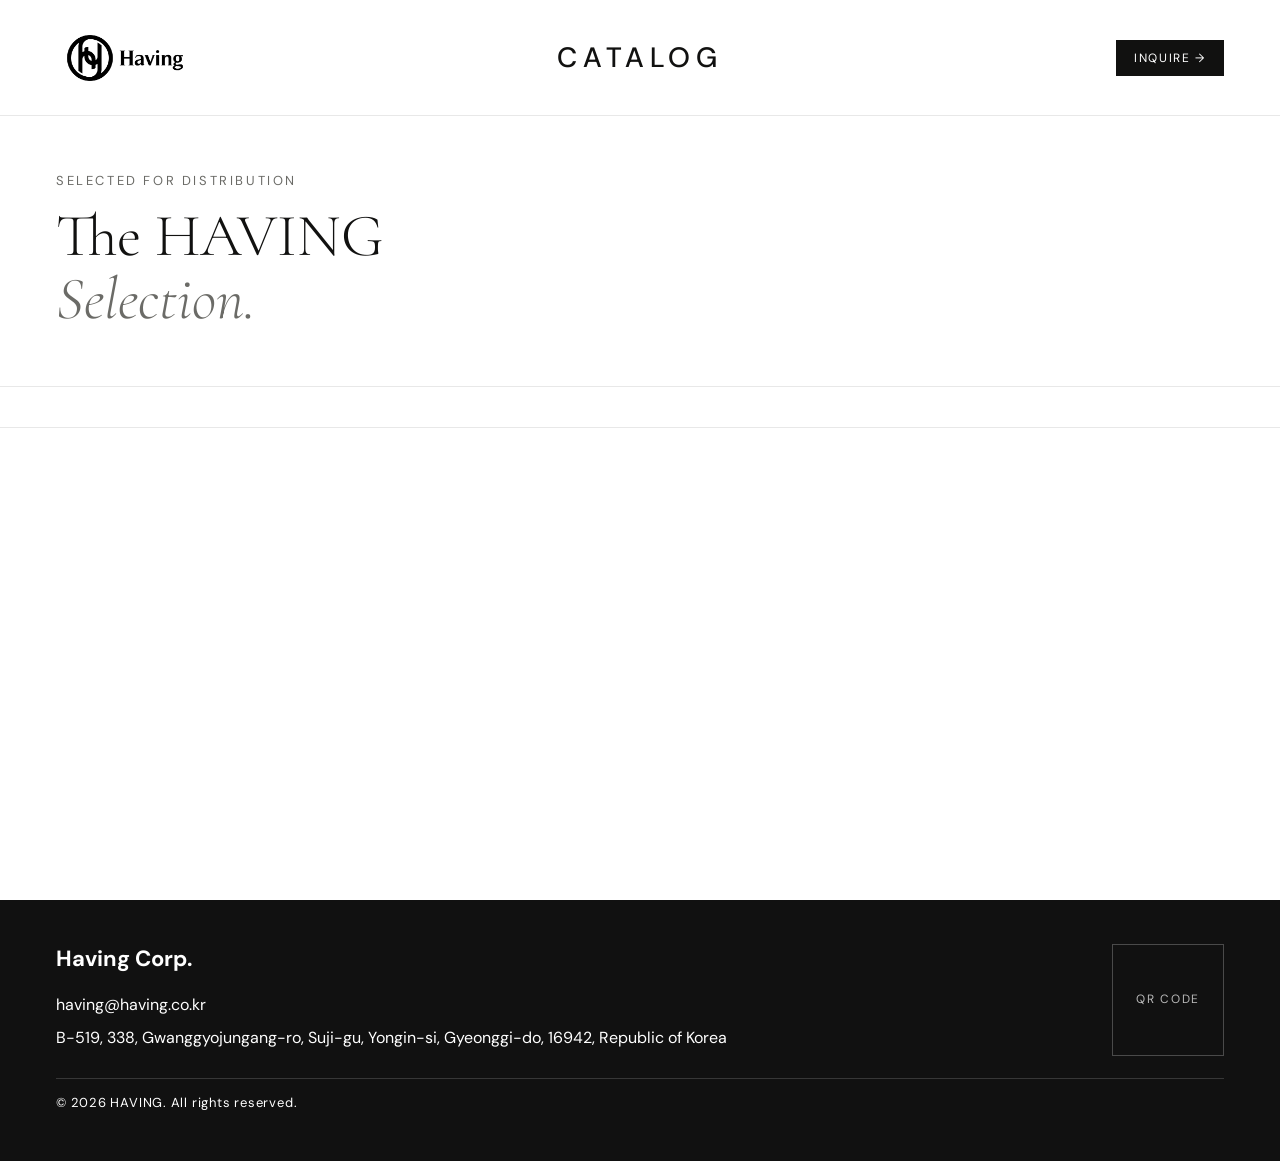
<file: index.html>
<!DOCTYPE html>
<html lang="en">
<head>
  <meta charset="UTF-8">
  <meta name="viewport" content="width=device-width, initial-scale=1.0">
  <title>HAVING Catalog</title>
  <script>
    window.CATALOG_DATA_URL = "https://script.google.com/macros/s/AKfycbz2-YdM3wcEiaoz7iZFovhvHk7dfmDuzS-mNonncCRjpSRBDM70lNsT3wJTrGUVOt5sDw/exec";
    window.CATALOG_INQUIRY_URL = "https://script.google.com/macros/s/AKfycbz2-YdM3wcEiaoz7iZFovhvHk7dfmDuzS-mNonncCRjpSRBDM70lNsT3wJTrGUVOt5sDw/exec";
  </script>
  <link rel="stylesheet" href="styles.css">
</head>
<body>
<div id="loadingLayer" class="loading-layer">
  <div class="loading-inner">
    <div class="loading-logo">HAVING</div>
    <div class="loading-phrase-wrap">
      <div class="loading-phrase" id="loadingText">Connecting to catalog data...</div>
    </div>
    <div class="loading-bar-wrap">
      <div class="loading-bar"><div id="loadingBarFill" class="loading-bar-fill"></div></div>
    </div>
  </div>
</div>

<div id="prog"></div>

<nav class="gnb">
  <div class="gnb-logo" id="gnbLogo"><img src="[data-uri]" alt="HAVING logo"></div>
  <div class="gnb-bc" id="bc"><span class="crumb gnb-catalog cur">Catalog</span></div>
  <div class="gnb-right">
    <button class="gnb-cta" id="gnbInquireBtn">Inquire →</button>
  </div>
</nav>

<div class="brand-sticky" id="brandSticky">
  <div class="brand-sticky-inner">
    <div class="bs-left">
      <div class="bs-name" id="bsName"></div>
      <div class="bs-tag" id="bsTag"></div>
    </div>
    <div class="bs-right">
      <div class="bs-chip" id="bsSkuChip">0 SKUs</div>
      <button class="bs-btn" id="bsInfoBtn" type="button">Brand Info</button>
      <button class="bs-btn fill" id="bsInquireBtn" type="button">Inquire →</button>
    </div>
  </div>
</div>

<!-- PAGE 1 -->
<div class="page on" id="p1">
  <div class="p1-header">
    <div class="p1-eyebrow" id="heroEyebrow">Selected for Distribution</div>
    <div class="p1-title" id="heroTitle">The HAVING<br><em>Selection.</em></div>
  </div>
  <div class="p1-filters" id="p1filters"></div>
  <div class="brand-grid" id="brandGrid"></div>
</div>

<!-- PAGE 2 -->
<div class="page" id="p2">
  <div id="p2c"></div>
</div>

<!-- PAGE 3 -->
<div class="page" id="p3">
  <div class="inquiry-wrap">
    <div class="inquiry-head reveal in">
      <div class="inquiry-eyebrow">Inquiry</div>
      <div class="inquiry-title">Request Brand or Product<br><em>Details.</em></div>
      <div class="inquiry-copy">Share your company details and areas of interest. Brand and product context will be prefilled automatically when you enter from a brand page or product modal.</div>
    </div>
    <div class="inquiry-grid">
      <form class="inquiry-form" id="inquiryForm">
        <div class="form-grid">
          <div class="form-field">
            <label class="form-label" for="inqCompany">Company Name</label>
            <input class="form-input" id="inqCompany" name="company" type="text" required>
          </div>
          <div class="form-field">
            <label class="form-label" for="inqEmail">Email Address</label>
            <input class="form-input" id="inqEmail" name="email" type="email" required>
          </div>
          <div class="form-field">
            <label class="form-label" for="inqPhone">Contact Number</label>
            <input class="form-input" id="inqPhone" name="phone" type="text">
          </div>
          <div class="form-field">
            <label class="form-label" for="inqRegion">Region / Country</label>
            <input class="form-input" id="inqRegion" name="region" type="text" required>
          </div>
          <div class="form-field full">
            <label class="form-label" for="inqBrand">Interested Brand(s)</label>
            <select class="form-select" id="inqBrand" name="brand" multiple size="6" required></select>
          </div>
          <div class="form-field full">
            <label class="form-label" for="inqProducts">Interested Product(s)</label>
            <select class="form-select" id="inqProducts" name="products" multiple size="8"></select>
          </div>
          <div class="form-field full">
            <label class="form-label" for="inqMessage">Inquiry Message</label>
            <textarea class="form-textarea" id="inqMessage" name="message" placeholder="Tell us about your market, channel, and what you are looking for." required></textarea>
          </div>
        </div>
        <div class="form-actions">
          <div class="form-note">Selected brands and products will be included automatically when you send the inquiry. You can choose multiple items by selecting more than one option.</div>
          <div id="inquiryStatus" style="display:none;padding:10px 14px;font-size:12px;letter-spacing:0.04em;margin-bottom:8px;" data-type=""></div>
          <button class="form-submit" type="submit">Send Inquiry</button>
        </div>
      </form>
      <div class="inquiry-side">
        <div class="inquiry-card">
          <div class="inquiry-card-k">Having Corp.</div>
          <div class="inquiry-card-v">Having Corp.<br>having@having.co.kr<br>B-519, 338, Gwanggyojungang-ro,<br>Suji-gu, Yongin-si, Gyeonggi-do, 16942,<br>Republic of Korea</div>
        </div>
        <div class="inquiry-card">
          <div class="inquiry-card-k">Selected Items</div>
          <div class="inquiry-card-v" id="inquirySummary">No brand or product selected yet.</div>
        </div>
      </div>
    </div>
  </div>
</div>

<div class="info-modal-bg" id="infoModalBg">
  <div class="info-modal">
    <div class="info-top">
      <div class="info-top-lbl">Brand Info</div>
      <button class="info-close" id="infoCloseBtn">Close ✕</button>
    </div>
    <div class="info-body" id="infoBody"></div>
  </div>
</div>

<!-- MODAL -->
<div class="modal-bg" id="modalBg">
  <div class="modal-box" id="modalBox">
    <div class="mb-top">
      <div class="mb-brand"><div class="mb-dot" id="mDot"></div><div class="mb-brand-lbl" id="mLbl"></div></div>
      <button class="mb-close" id="modalCloseBtn">Close ✕</button>
    </div>
    <div class="mb-body" id="mBody"></div>
  </div>
</div>

<footer class="footer">
  <div class="footer-inner">
    <div class="footer-top">
      <div class="footer-contact" style="gap:6px;min-width:unset">
        <div class="footer-company">Having Corp.</div>
        <div class="footer-v"><a href="mailto:having@having.co.kr">having@having.co.kr</a></div>
        <div class="footer-v">B-519, 338, Gwanggyojungang-ro, Suji-gu, Yongin-si, Gyeonggi-do, 16942, Republic of Korea</div>
      </div>
      <div class="footer-qr">QR CODE</div>
    </div>
    <div class="footer-bottom">© 2026 HAVING. All rights reserved.</div>
  </div>
</footer>



<script src="app.js"></script>
</body>
</html>
</file>
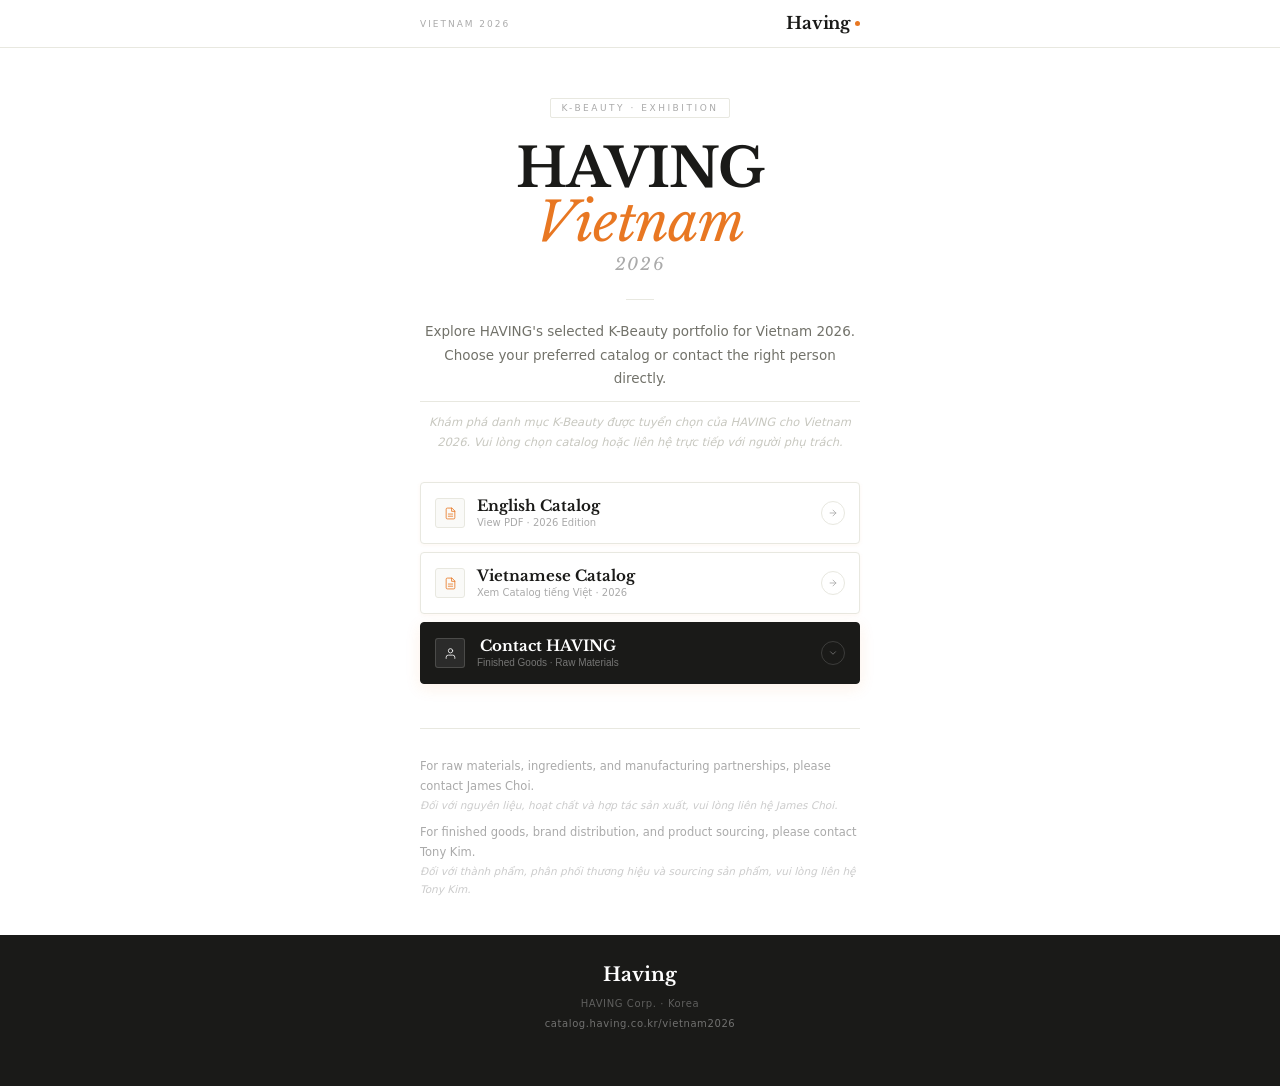
<file: vietnam2026/index.html>
<!DOCTYPE html>
<html lang="en">
<head>
<meta charset="UTF-8">
<meta name="viewport" content="width=device-width, initial-scale=1.0, maximum-scale=1.0">
<title>HAVING Vietnam 2026</title>
<link rel="preconnect" href="https://fonts.googleapis.com">
<link rel="preconnect" href="https://fonts.gstatic.com" crossorigin>
<link href="https://fonts.googleapis.com/css2?family=Libre+Baskerville:ital,wght@0,400;0,700;1,400&display=swap" rel="stylesheet">
<link rel="stylesheet" href="styles.css">
<style>
:root {
  --g:      20px;
  --max:    480px;
  --orange: #E87722;
  --green:  #5DB075;
  --ink:    #1A1A18;
  --muted:  #72726A;
  --light:  #AAAAAA;
  --line:   #E8E8E0;
  --bg:     #FFFFFF;
  --soft:   #FAFAF8;
  --r:      4px;
  --fd:     'Libre Baskerville', Georgia, serif;
  --fb:     'Calibri', 'Gill Sans', system-ui, sans-serif;
}

*, *::before, *::after { margin: 0; padding: 0; box-sizing: border-box; }
html { scroll-behavior: smooth; }
body { font-family: var(--fb); background: var(--bg); color: var(--muted);
       -webkit-font-smoothing: antialiased; -webkit-text-size-adjust: 100%; }

/* 단일 wrapper — 모든 콘텐츠가 여기 안에 */
.w {
  width: 100%;
  max-width: var(--max);
  margin: 0 auto;
  padding-left: var(--g);
  padding-right: var(--g);
}

/* ── HEADER ── */
header {
  position: sticky; top: 0; z-index: 100;
  background: var(--bg);
  border-bottom: 1px solid var(--line);
}
.header-inner {
  max-width: var(--max);
  margin: 0 auto;
  padding: 13px var(--g);
  display: flex; align-items: center; justify-content: space-between;
}
.hl { font-size: 9px; letter-spacing: 0.22em; text-transform: uppercase; color: var(--light); }
.logo {
  font-family: var(--fd); font-size: 17px; font-weight: 700;
  color: var(--ink); text-decoration: none;
  display: flex; align-items: center; gap: 5px;
}
.logo span { width: 5px; height: 5px; border-radius: 50%; background: var(--orange); }

/* ── HERO ── */
.hero { padding: 48px 0 30px; text-align: center; }
.badge {
  display: inline-block; font-size: 9px; letter-spacing: 0.28em;
  text-transform: uppercase; color: var(--light);
  border: 1px solid var(--line); border-radius: 2px;
  padding: 4px 10px; margin-bottom: 24px;
}
h1 {
  font-family: var(--fd); font-size: clamp(40px, 10vw, 54px);
  font-weight: 700; color: var(--ink);
  line-height: 1.0; letter-spacing: -0.02em; margin-bottom: 4px;
}
h1 em { color: var(--orange); font-style: italic; font-weight: 400; }
.yr {
  font-family: var(--fd); font-size: 17px; font-style: italic;
  color: var(--light); margin-bottom: 24px; letter-spacing: 0.1em;
}
.rule { width: 28px; height: 1px; background: var(--line); margin: 0 auto 20px; }
.desc { font-size: 13.5px; line-height: 1.75; color: var(--muted); }
.desc .vn {
  display: block; margin-top: 10px; font-size: 11.5px; color: #C8C8C0;
  border-top: 1px solid var(--line); padding-top: 10px; font-style: italic;
}

/* ── BUTTONS ── */
.btns { display: flex; flex-direction: column; gap: 8px; padding-bottom: 8px; }

.btn-pdf {
  display: flex; align-items: center; justify-content: space-between;
  padding: 15px 14px;
  border: 1px solid var(--line); border-radius: var(--r);
  background: var(--bg); text-decoration: none;
  transition: border-color 0.15s;
  -webkit-tap-highlight-color: transparent;
}
.btn-pdf:active { border-color: var(--orange); }
.btn-pdf-l { display: flex; align-items: center; gap: 12px; }
.ico {
  width: 30px; height: 30px; flex-shrink: 0;
  border: 1px solid var(--line); border-radius: 3px;
  background: var(--soft);
  display: flex; align-items: center; justify-content: center;
}
.ico svg { width: 13px; height: 13px; stroke: var(--orange); fill: none; stroke-width: 1.5; stroke-linecap: round; stroke-linejoin: round; }
.btn-lbl { font-family: var(--fd); font-size: 15px; font-weight: 700; color: var(--ink); display: block; line-height: 1.1; }
.btn-sub { font-size: 10px; color: var(--light); display: block; margin-top: 2px; }
.arr {
  width: 24px; height: 24px; flex-shrink: 0;
  border: 1px solid var(--line); border-radius: 50%;
  display: flex; align-items: center; justify-content: center;
}
.arr svg { width: 10px; height: 10px; stroke: var(--light); fill: none; stroke-width: 2; stroke-linecap: round; stroke-linejoin: round; }

.btn-cta {
  display: flex; align-items: center; justify-content: space-between;
  padding: 15px 14px;
  border: 1px solid var(--ink); border-radius: var(--r);
  background: var(--ink); cursor: pointer; width: 100%;
  transition: opacity 0.15s;
  -webkit-tap-highlight-color: transparent;
}
.btn-cta:active { opacity: 0.85; }
.btn-cta .ico { border-color: rgba(255,255,255,0.15); background: rgba(255,255,255,0.08); }
.btn-cta .ico svg { stroke: #fff; }
.btn-cta .btn-lbl { color: #fff; }
.btn-cta .btn-sub { color: rgba(255,255,255,0.4); }
.btn-cta .arr { border-color: rgba(255,255,255,0.15); }
.btn-cta .arr svg { stroke: rgba(255,255,255,0.4); transition: transform 0.3s; }
.btn-cta.open .arr svg { transform: rotate(180deg); }

/* ── CONTACT SECTION ── */
#cs {
  overflow: hidden; max-height: 0;
  transition: max-height 0.4s ease;
}
#cs.open { max-height: 1000px; }

.contacts { display: flex; flex-direction: column; gap: 8px; padding-top: 8px; }

.cc {
  border: 1px solid var(--line); border-radius: var(--r);
  background: var(--bg); overflow: hidden;
}
.cc.open { border-color: #d0d0c5; }

/* card toggle row */
.ct {
  width: 100%; display: flex; align-items: center; justify-content: space-between;
  padding: 15px 14px;
  background: none; border: none; cursor: pointer; text-align: left;
  -webkit-tap-highlight-color: transparent;
}
.ct-l { display: flex; align-items: center; gap: 12px; }
.av {
  width: 34px; height: 34px; flex-shrink: 0;
  border: 1px solid var(--line); border-radius: 3px;
  background: var(--soft);
  display: flex; align-items: center; justify-content: center;
  font-family: var(--fd); font-size: 10px; font-weight: 700; color: var(--ink);
}

/* name + role + scope inline */
.ct-info {}
.ct-name { font-family: var(--fd); font-size: 15px; font-weight: 700; color: var(--ink); line-height: 1.1; }
.ct-role { font-size: 10px; color: var(--light); margin-top: 1px; }
.ct-scope { font-size: 10px; color: var(--muted); margin-top: 3px; letter-spacing: 0.01em; }

.chev { flex-shrink: 0; transition: transform 0.3s; }
.chev svg { width: 13px; height: 13px; stroke: #bbb; fill: none; stroke-width: 2; stroke-linecap: round; stroke-linejoin: round; }
.cc.open .chev { transform: rotate(180deg); }

/* collapsible body */
.cb { overflow: hidden; max-height: 0; transition: max-height 0.32s ease; }
.cb.open { max-height: 400px; }

.ca { padding: 8px 14px 14px; display: flex; flex-direction: column; gap: 6px;
      border-top: 1px solid var(--line); }

.ab {
  display: flex; align-items: center; gap: 9px;
  padding: 11px 13px; border-radius: 3px;
  text-decoration: none; font-size: 12.5px; font-family: var(--fb); font-weight: 500;
  border: 1px solid var(--line); background: var(--bg); color: var(--ink);
  cursor: pointer; width: 100%; text-align: left;
  transition: border-color 0.12s;
  -webkit-tap-highlight-color: transparent;
}
.ab:active { border-color: #bbb; }
.ab svg { width: 13px; height: 13px; flex-shrink: 0; fill: none; stroke-width: 1.5; stroke-linecap: round; stroke-linejoin: round; stroke: var(--light); }
.ab.wa { border-color: #c5e0bf; background: #f4fbf5; color: #1a5c2e; }
.ab.wa svg { stroke: var(--green); }
.ab.vc { background: var(--ink); border-color: var(--ink); color: #fff; }
.ab.vc svg { stroke: rgba(255,255,255,0.55); }

/* ── FOOTER NOTE ── */
.fn { padding: 28px 0 0; border-top: 1px solid var(--line); margin-top: 36px; }
.fn p { font-size: 11.5px; color: var(--light); line-height: 1.7; }
.fn p + p { margin-top: 8px; }
.fn .vn { display: block; font-size: 10.5px; color: #ccc; font-style: italic; margin-top: 1px; }

/* ── FOOTER ── */
footer {
  margin-top: 36px;
  background: var(--ink);
  padding: 28px var(--g) 52px;
  text-align: center;
}
.fl { font-family: var(--fd); font-size: 19px; font-weight: 700; color: #fff; margin-bottom: 8px; }
.fm { font-size: 10px; color: rgba(255,255,255,0.3); letter-spacing: 0.06em; line-height: 2; }
.fm a { color: rgba(255,255,255,0.38); text-decoration: none; }
</style>
</head>
<body>

<header>
  <div class="header-inner">
    <span class="hl">Vietnam 2026</span>
    <a class="logo" href="#">Having<span></span></a>
  </div>
</header>

<div class="w">

  <section class="hero">
    <div class="badge">K-Beauty · Exhibition</div>
    <h1>HAVING<br><em>Vietnam</em></h1>
    <p class="yr">2026</p>
    <div class="rule"></div>
    <p class="desc">
      Explore HAVING's selected K-Beauty portfolio for Vietnam 2026.
      Choose your preferred catalog or contact the right person directly.
      <span class="vn">Khám phá danh mục K-Beauty được tuyển chọn của HAVING cho Vietnam 2026.
      Vui lòng chọn catalog hoặc liên hệ trực tiếp với người phụ trách.</span>
    </p>
  </section>

  <div class="btns">

    <a class="btn-pdf" href="files/having-catalog-2026-en.pdf.pdf" target="_blank" rel="noopener noreferrer">
      <div class="btn-pdf-l">
        <div class="ico"><svg viewBox="0 0 24 24"><path d="M14 2H6a2 2 0 0 0-2 2v16a2 2 0 0 0 2 2h12a2 2 0 0 0 2-2V8z"/><polyline points="14 2 14 8 20 8"/><line x1="8" y1="13" x2="16" y2="13"/><line x1="8" y1="17" x2="16" y2="17"/></svg></div>
        <div><span class="btn-lbl">English Catalog</span><span class="btn-sub">View PDF · 2026 Edition</span></div>
      </div>
      <div class="arr"><svg viewBox="0 0 24 24"><line x1="5" y1="12" x2="19" y2="12"/><polyline points="12 5 19 12 12 19"/></svg></div>
    </a>

    <a class="btn-pdf" href="files/having-catalog-2026-vn.pdf.pdf" target="_blank" rel="noopener noreferrer">
      <div class="btn-pdf-l">
        <div class="ico"><svg viewBox="0 0 24 24"><path d="M14 2H6a2 2 0 0 0-2 2v16a2 2 0 0 0 2 2h12a2 2 0 0 0 2-2V8z"/><polyline points="14 2 14 8 20 8"/><line x1="8" y1="13" x2="16" y2="13"/><line x1="8" y1="17" x2="16" y2="17"/></svg></div>
        <div><span class="btn-lbl">Vietnamese Catalog</span><span class="btn-sub">Xem Catalog tiếng Việt · 2026</span></div>
      </div>
      <div class="arr"><svg viewBox="0 0 24 24"><line x1="5" y1="12" x2="19" y2="12"/><polyline points="12 5 19 12 12 19"/></svg></div>
    </a>

    <button class="btn-cta" id="bcta" onclick="toggleCS()">
      <div class="btn-pdf-l">
        <div class="ico"><svg viewBox="0 0 24 24"><path d="M20 21v-2a4 4 0 0 0-4-4H8a4 4 0 0 0-4 4v2"/><circle cx="12" cy="7" r="4"/></svg></div>
        <div><span class="btn-lbl">Contact HAVING</span><span class="btn-sub">Finished Goods · Raw Materials</span></div>
      </div>
      <div class="arr"><svg viewBox="0 0 24 24"><polyline points="6 9 12 15 18 9"/></svg></div>
    </button>

  </div>

  <!-- contact section — hidden by default -->
  <div id="cs">
    <div class="contacts">

      <!-- James Choi -->
      <div class="cc" id="cj">
        <button class="ct" onclick="toggleCC('j')">
          <div class="ct-l">
            <div class="av">JC</div>
            <div class="ct-info">
              <div class="ct-name">James Choi</div>
              <div class="ct-role">CEO · HAVING Corp.</div>
              <div class="ct-scope">Raw Materials · Ingredients · Manufacturing</div>
            </div>
          </div>
          <div class="chev"><svg viewBox="0 0 24 24"><polyline points="6 9 12 15 18 9"/></svg></div>
        </button>
        <div class="cb" id="bj">
          <div class="ca">
            <a class="ab" href="mailto:james@having.co.kr">
              <svg viewBox="0 0 24 24"><path d="M4 4h16c1.1 0 2 .9 2 2v12c0 1.1-.9 2-2 2H4c-1.1 0-2-.9-2-2V6c0-1.1.9-2 2-2z"/><polyline points="22,6 12,13 2,6"/></svg>
              Email James — james@having.co.kr
            </a>
            <a class="ab wa" href="https://wa.me/821075999210" target="_blank" rel="noopener noreferrer">
              <svg viewBox="0 0 24 24"><path d="M21 11.5a8.38 8.38 0 0 1-.9 3.8 8.5 8.5 0 0 1-7.6 4.7 8.38 8.38 0 0 1-3.8-.9L3 21l1.9-5.7a8.38 8.38 0 0 1-.9-3.8 8.5 8.5 0 0 1 4.7-7.6 8.38 8.38 0 0 1 3.8-.9h.5a8.48 8.48 0 0 1 8 8v.5z"/></svg>
              WhatsApp — +82 10-7599-9210
            </a>
            <a class="ab vc" href="vcard/james-choi-having.vcf" download="james-choi-having.vcf">
              <svg viewBox="0 0 24 24"><path d="M20 21v-2a4 4 0 0 0-4-4H8a4 4 0 0 0-4 4v2"/><circle cx="12" cy="7" r="4"/></svg>
              Save James's Contact
            </a>
          </div>
        </div>
      </div>

      <!-- Tony Kim -->
      <div class="cc" id="ct">
        <button class="ct" onclick="toggleCC('t')">
          <div class="ct-l">
            <div class="av">TK</div>
            <div class="ct-info">
              <div class="ct-name">Tony Kim</div>
              <div class="ct-role">Overseas Sales · HAVING Corp.</div>
              <div class="ct-scope">Finished Goods · Brand Distribution · Sourcing</div>
            </div>
          </div>
          <div class="chev"><svg viewBox="0 0 24 24"><polyline points="6 9 12 15 18 9"/></svg></div>
        </button>
        <div class="cb" id="bt">
          <div class="ca">
            <a class="ab" href="mailto:tony@having.co.kr">
              <svg viewBox="0 0 24 24"><path d="M4 4h16c1.1 0 2 .9 2 2v12c0 1.1-.9 2-2 2H4c-1.1 0-2-.9-2-2V6c0-1.1.9-2 2-2z"/><polyline points="22,6 12,13 2,6"/></svg>
              Email Tony — tony@having.co.kr
            </a>
            <a class="ab wa" href="https://wa.me/821022030913" target="_blank" rel="noopener noreferrer">
              <svg viewBox="0 0 24 24"><path d="M21 11.5a8.38 8.38 0 0 1-.9 3.8 8.5 8.5 0 0 1-7.6 4.7 8.38 8.38 0 0 1-3.8-.9L3 21l1.9-5.7a8.38 8.38 0 0 1-.9-3.8 8.5 8.5 0 0 1 4.7-7.6 8.38 8.38 0 0 1 3.8-.9h.5a8.48 8.48 0 0 1 8 8v.5z"/></svg>
              WhatsApp — +82 10-2203-0913
            </a>
            <a class="ab vc" href="vcard/tony-kim-having.vcf" download="tony-kim-having.vcf">
              <svg viewBox="0 0 24 24"><path d="M20 21v-2a4 4 0 0 0-4-4H8a4 4 0 0 0-4 4v2"/><circle cx="12" cy="7" r="4"/></svg>
              Save Tony's Contact
            </a>
          </div>
        </div>
      </div>

    </div>
  </div>

  <div class="fn">
    <p>For raw materials, ingredients, and manufacturing partnerships, please contact James Choi.
      <span class="vn">Đối với nguyên liệu, hoạt chất và hợp tác sản xuất, vui lòng liên hệ James Choi.</span>
    </p>
    <p>For finished goods, brand distribution, and product sourcing, please contact Tony Kim.
      <span class="vn">Đối với thành phẩm, phân phối thương hiệu và sourcing sản phẩm, vui lòng liên hệ Tony Kim.</span>
    </p>
  </div>

</div><!-- /w -->

<footer>
  <div class="fl">Having</div>
  <div class="fm">HAVING Corp. · Korea<br><a href="https://catalog.having.co.kr/vietnam2026">catalog.having.co.kr/vietnam2026</a></div>
</footer>

<script>
function toggleCS() {
  const cs   = document.getElementById('cs');
  const btn  = document.getElementById('bcta');
  const open = cs.classList.toggle('open');
  btn.classList.toggle('open', open);
  if (open) setTimeout(() => cs.scrollIntoView({ behavior: 'smooth', block: 'start' }), 50);
}
function toggleCC(id) {
  const card = document.getElementById('c' + id);
  const body = document.getElementById('b' + id);
  const open = card.classList.toggle('open');
  body.classList.toggle('open', open);
}
</script>
</body>
</html>
</file>
<file: styles.css>
@import url('https://fonts.googleapis.com/css2?family=Cormorant+Garamond:ital,wght@0,300;0,400;0,600;1,300&family=DM+Sans:opsz,wght@9..40,300;9..40,400;9..40,500&display=swap');

*{box-sizing:border-box;margin:0;padding:0}

:root{
  --serif:'Cormorant Garamond',serif;
  --sans:'DM Sans',sans-serif;
  --dark:#111110;
  --mid:#6B6B67;
  --light:#F7F6F3;
  --border:rgba(0,0,0,0.09);
  --page-pad:56px;
  --gnb-h:116px;
}

body{
  font-family:var(--sans);
  background:#fff;
  color:var(--dark);
  overflow-x:hidden;
}

body.modal-open{
  position:fixed;
  left:0;
  right:0;
  width:100%;
  overflow:hidden;
}

html.modal-open{overflow:hidden}

#prog{
  position:fixed;
  top:0;
  left:0;
  height:2px;
  background:var(--dark);
  z-index:9999;
  width:0;
  pointer-events:none;
  transition:width 0.1s;
}

.reveal{
  opacity:0;
  transform:translateY(20px);
  transition:opacity 0.7s ease,transform 0.7s ease;
}

.reveal.in{
  opacity:1;
  transform:none;
}

.reveal[data-delay="1"]{transition-delay:.05s}
.reveal[data-delay="2"]{transition-delay:.1s}
.reveal[data-delay="3"]{transition-delay:.15s}
.reveal[data-delay="4"]{transition-delay:.2s}
.reveal[data-delay="5"]{transition-delay:.25s}
.reveal[data-delay="6"]{transition-delay:.3s}

/* ── GNB ── */
.gnb{
  position:fixed;
  top:0;
  left:0;
  right:0;
  height:var(--gnb-h);
  display:flex;
  align-items:center;
  justify-content:space-between;
  padding:0 var(--page-pad);
  background:rgba(255,255,255,0.97);
  border-bottom:1px solid var(--border);
  z-index:1000;
  backdrop-filter:blur(12px);
}

.gnb-logo{
  display:flex;
  align-items:center;
  cursor:pointer;
  user-select:none;
  flex-shrink:0;
}

.gnb-logo img{
  display:block;
  height:60px;
  width:auto;
}

.gnb-bc{
  position:absolute;
  left:50%;
  transform:translateX(-50%);
  display:flex;
  align-items:center;
  justify-content:center;
  gap:10px;
  min-width:0;
  max-width:56vw;
  overflow:hidden;
  color:var(--mid);
}

.gnb-bc .sep{
  opacity:.3;
  flex-shrink:0;
  font-size:15px;
  color:rgba(17,17,16,.35);
}

.gnb-bc .crumb{
  cursor:pointer;
  transition:color 0.2s;
  white-space:nowrap;
  overflow:hidden;
  text-overflow:ellipsis;
}

.gnb-bc .crumb:hover{color:var(--dark)}
.gnb-bc .crumb.cur{color:var(--dark);font-weight:500}

.gnb-bc .gnb-catalog{
  font-size:28px;
  line-height:1;
  letter-spacing:.20em;
  text-transform:uppercase;
  font-weight:700;
  color:var(--dark);
  white-space:nowrap;
}

.gnb-bc .crumb.cur:not(.gnb-catalog){
  font-size:15px;
  line-height:1.4;
  letter-spacing:.08em;
  text-transform:uppercase;
  color:rgba(17,17,16,.62);
  font-weight:500;
  max-width:18vw;
}

.gnb-right{
  display:flex;
  align-items:center;
  gap:20px;
  flex-shrink:0;
  margin-left:auto;
}

.gnb-link{
  font-size:13px;
  letter-spacing:0.08em;
  text-transform:uppercase;
  color:var(--mid);
  cursor:pointer;
  background:none;
  border:none;
  font-family:var(--sans);
}

.gnb-cta{
  font-size:12px;
  letter-spacing:0.14em;
  text-transform:uppercase;
  background:var(--dark);
  color:#fff;
  border:none;
  padding:10px 18px;
  cursor:pointer;
  font-family:var(--sans);
}

/* ── PAGES ── */
.page{
  display:none;
  padding-top:var(--gnb-h);
  min-height:100vh;
}

.page.on{display:block}

/* PAGE 1 — BRAND LIST */
.p1-header{
  padding:56px var(--page-pad) 40px;
  border-bottom:1px solid var(--border);
}

.p1-eyebrow{
  font-size:13px;
  line-height:1.45;
  letter-spacing:0.2em;
  text-transform:uppercase;
  color:var(--mid);
  margin-bottom:14px;
}

.p1-title{
  font-family:var(--serif);
  font-size:60px;
  font-weight:300;
  line-height:1.06;
  margin-bottom:14px;
}

.p1-title em{
  font-style:italic;
  color:var(--mid);
}

/* FILTER CHIPS */
.p1-filters{
  display:flex;
  gap:8px;
  flex-wrap:wrap;
  padding:20px var(--page-pad);
  border-bottom:1px solid var(--border);
  background:#fff;
  position:sticky;
  top:var(--gnb-h);
  z-index:50;
}

.pf-chip{
  font-size:12px;
  line-height:1.3;
  letter-spacing:0.08em;
  text-transform:uppercase;
  padding:8px 14px;
  border:1px solid var(--border);
  background:transparent;
  color:var(--mid);
  cursor:pointer;
  font-family:var(--sans);
  transition:all 0.15s;
  white-space:nowrap;
}

.pf-chip:hover{
  border-color:var(--dark);
  color:var(--dark);
}

.pf-chip.on{
  background:var(--dark);
  color:#fff;
  border-color:var(--dark);
}

/* BRAND CARDS */
.brand-grid{
  display:grid;
  grid-template-columns:repeat(2,1fr);
  gap:0;
  padding:0 var(--page-pad) 80px;
}

.brand-card{
  border-bottom:1px solid var(--border);
  border-right:1px solid var(--border);
  cursor:pointer;
  transition:border-color 0.22s,transform 0.22s,color 0.22s;
  position:relative;
  overflow:hidden;
  display:flex;
  align-items:flex-end;
  aspect-ratio:16/7;
  min-height:220px;
  background:#fff;
  color:var(--dark);
}

.brand-card:nth-child(2n){border-right:none}

.brand-card.has-image::before{
  content:'';
  position:absolute;
  inset:0;
  background-image:var(--card-bg);
  background-size:cover;
  background-position:right center;
  z-index:0;
  transition:transform .4s ease;
}

.brand-card.has-image::after{
  content:'';
  position:absolute;
  inset:0;
  background:linear-gradient(to top,rgba(0,0,0,.38) 0%,rgba(0,0,0,.18) 50%,rgba(0,0,0,.04) 100%);
  z-index:1;
}

.brand-card:hover{transform:translateY(-2px)}
.brand-card.has-image:hover::before{transform:scale(1.05)}

.brand-card-body{
  position:relative;
  z-index:2;
  padding:36px 36px 32px;
  max-width:72%;
}

.brand-card.has-image .brand-card-body{color:#fff}
.brand-card:not(.has-image) .brand-card-body{color:var(--dark)}
.brand-card:not(.has-image):hover{background:var(--light)}

.brand-card-edge{
  position:absolute;
  bottom:0;
  left:0;
  height:2px;
  width:0;
  background:var(--dark);
  transition:width .3s;
  z-index:3;
}

.brand-card:hover .brand-card-edge{width:100%}

.bc-num{
  font-size:12px;
  letter-spacing:0.1em;
  color:rgba(0,0,0,0.28);
  margin-bottom:20px;
}

.brand-card.has-image .bc-num{color:rgba(255,255,255,0.72)}

.bc-name{
  font-family:var(--serif);
  font-size:36px;
  font-weight:300;
  line-height:1.05;
  margin-bottom:8px;
  color:inherit;
}

.bc-tag{
  font-size:16px;
  line-height:1.7;
  margin-bottom:20px;
  letter-spacing:0.02em;
  color:inherit;
  opacity:.92;
}

.bc-hashtags{
  display:flex;
  flex-wrap:wrap;
  gap:6px;
  margin-bottom:0;
}

.bc-hash{
  font-size:12px;
  line-height:1.3;
  letter-spacing:0.05em;
  padding:5px 10px;
  background:#fff;
  color:var(--mid);
  border:1px solid var(--border);
  transition:all 0.2s;
}

.brand-card.has-image .bc-hash{
  background:rgba(255,255,255,.12);
  color:#fff;
  border-color:rgba(255,255,255,.22);
}

.brand-card:hover .bc-hash{
  border-color:rgba(0,0,0,0.18);
  color:var(--dark);
}

.brand-card.has-image:hover .bc-hash{
  border-color:rgba(255,255,255,.34);
  color:#fff;
}

.bc-arrow{
  position:absolute;
  top:32px;
  right:36px;
  font-size:18px;
  color:rgba(0,0,0,0.15);
  transition:all 0.2s;
  z-index:3;
}

.brand-card.has-image .bc-arrow{color:rgba(255,255,255,0.78)}
.brand-card:hover .bc-arrow{transform:translate(3px,-3px);color:var(--dark)}
.brand-card.has-image:hover .bc-arrow{color:#fff}
.brand-card.has-image .brand-card-body *{text-shadow:0 1px 8px rgba(0,0,0,.20)}

/* PAGE 2 — BRAND DETAIL */
.p2-hero{
  padding:52px var(--page-pad) 36px;
  border-bottom:1px solid var(--border);
}

.p2-top{
  display:flex;
  align-items:stretch;
  justify-content:space-between;
  gap:40px;
}

.p2-main-left{
  display:flex;
  flex-direction:column;
  justify-content:space-between;
  flex:1;
  min-width:0;
}

.p2-copy{max-width:760px}

.p2-tech-inline{
  display:grid;
  grid-template-columns:repeat(3,1fr);
  gap:12px;
  margin-top:32px;
}

.p2-eyebrow{
  font-size:13px;
  line-height:1.45;
  letter-spacing:0.14em;
  text-transform:uppercase;
  color:rgba(17,17,16,.54);
  font-weight:500;
  margin-bottom:12px;
}

.p2-name{
  font-family:var(--serif);
  font-size:50px;
  font-weight:300;
  line-height:1.06;
  letter-spacing:-0.01em;
  margin-bottom:10px;
  color:var(--dark);
}

.p2-tag{
  font-size:18px;
  line-height:1.6;
  color:var(--mid);
  font-weight:400;
  margin-bottom:16px;
}

.p2-about{
  font-size:16px;
  color:var(--mid);
  line-height:1.8;
  max-width:620px;
}

.p2-meta-col{
  display:flex;
  flex-direction:column;
  gap:0;
  min-width:220px;
  flex-shrink:0;
}

.p2-mc{
  padding:16px 18px;
  border:1px solid var(--border);
  margin-top:-1px;
}

.p2-mc-lbl{
  font-size:13px;
  line-height:1.45;
  letter-spacing:0.14em;
  text-transform:uppercase;
  color:rgba(17,17,16,.54);
  font-weight:500;
  margin-bottom:6px;
}

.p2-mc-val{
  font-size:15px;
  color:var(--dark);
  line-height:1.7;
}

.p2-supply{
  display:flex;
  flex-wrap:wrap;
  gap:6px;
  margin-top:6px;
}

.p2-sbadge{
  font-size:12px;
  line-height:1.3;
  letter-spacing:0.07em;
  padding:4px 9px;
  border:1px solid;
  text-transform:uppercase;
}

.p2-market-list{
  display:flex;
  flex-wrap:wrap;
  gap:6px;
  margin-top:6px;
}

.p2-market-chip{
  font-size:12px;
  line-height:1.3;
  letter-spacing:0.05em;
  padding:4px 8px;
  border:1px solid var(--border);
  color:var(--dark);
  background:#fff;
}

.p2-excl{
  display:flex;
  align-items:center;
  gap:8px;
  flex-wrap:wrap;
  margin-top:6px;
}

.p2-excl-badge{
  font-size:12px;
  line-height:1.3;
  letter-spacing:0.08em;
  padding:4px 9px;
  border:1px solid;
  text-transform:uppercase;
}

.p2-excl-note{
  font-size:16px;
  line-height:1.7;
  color:var(--mid);
}

.mb-market-row{
  grid-column:1/-1;
  display:flex;
  flex-wrap:wrap;
  gap:6px;
  margin-bottom:8px;
}

.mb-market-chip{
  font-size:12px;
  line-height:1.3;
  letter-spacing:0.05em;
  padding:4px 8px;
  border:1px solid var(--border);
  color:var(--dark);
  background:#fff;
}

.mb-excl-row{
  grid-column:1/-1;
  display:flex;
  align-items:center;
  gap:8px;
  flex-wrap:wrap;
  margin-bottom:8px;
}

.mb-excl-badge{
  font-size:12px;
  line-height:1.3;
  letter-spacing:0.08em;
  padding:4px 8px;
  border:1px solid;
  text-transform:uppercase;
}

.mb-excl-note{
  font-size:15px;
  line-height:1.7;
  color:var(--mid);
}

.p2-hero-img{
  width:100%;
  height:200px;
  background:var(--light);
  border:1px solid var(--border);
  display:flex;
  flex-direction:column;
  align-items:center;
  justify-content:center;
  gap:8px;
}

.p2-hero-img span{
  font-size:12px;
  letter-spacing:0.12em;
  text-transform:uppercase;
  color:rgba(0,0,0,0.22);
}

.p2-tech{
  display:grid;
  grid-template-columns:repeat(3,1fr);
  gap:12px;
  padding:0 var(--page-pad) 12px;
  background:#fff;
}

.p2-ti{
  padding:22px 24px;
  border:1px solid rgba(0,0,0,0.08);
  background:#fff;
  border-radius:0;
  min-height:84px;
}

.p2-ti-name{
  font-size:17px;
  font-weight:600;
  line-height:1.5;
  margin-bottom:8px;
  color:var(--dark);
}

.p2-ti-desc{
  font-size:16px;
  color:var(--mid);
  line-height:1.7;
}

/* SKU */
.sku-wrap{
  padding:24px var(--page-pad) 64px;
}

.sku-head{
  display:flex;
  align-items:center;
  justify-content:space-between;
  flex-wrap:wrap;
  gap:12px;
  margin-bottom:20px;
}

.sku-title{
  font-size:13px;
  line-height:1.45;
  letter-spacing:0.18em;
  text-transform:uppercase;
  color:var(--mid);
}

.sku-filters{
  display:flex;
  gap:6px;
  flex-wrap:wrap;
}

.sfb{
  font-size:12px;
  line-height:1.3;
  letter-spacing:0.07em;
  text-transform:uppercase;
  padding:7px 12px;
  border:1px solid var(--border);
  background:transparent;
  color:var(--mid);
  cursor:pointer;
  font-family:var(--sans);
  transition:all 0.15s;
}

.sfb:hover{
  border-color:var(--dark);
  color:var(--dark);
}

.sfb.on{
  background:var(--dark);
  color:#fff;
  border-color:var(--dark);
}

.sku-grid{
  display:grid;
  grid-template-columns:repeat(4,1fr);
  gap:20px;
  align-items:stretch;
  background:#fff;
}

.sku-card{
  background:#fff;
  cursor:pointer;
  transition:background 0.15s,transform 0.15s;
  position:relative;
  display:flex;
  flex-direction:column;
  height:100%;
  border:1px solid rgba(0,0,0,0.06);
}

.sku-card:hover{
  background:#fff;
  transform:translateY(-2px);
}

.sku-img{
  width:100%;
  aspect-ratio:1;
  background:#fff;
  border-bottom:1px solid var(--border);
  display:flex;
  flex-direction:column;
  align-items:center;
  justify-content:center;
  gap:6px;
  position:relative;
  overflow:hidden;
}

.sku-img img{
  width:auto !important;
  height:auto !important;
  max-width:80%;
  max-height:80%;
  object-fit:contain;
  display:block;
  filter:none;
  padding:0 !important;
}

.sku-img-lbl{
  font-size:12px;
  line-height:1.3;
  letter-spacing:0.1em;
  text-transform:uppercase;
  color:rgba(0,0,0,0.2);
}

.sku-img-id{
  position:absolute;
  bottom:6px;
  right:8px;
  font-size:12px;
  line-height:1.3;
  color:rgba(0,0,0,0.16);
}

.sku-body{
  padding:14px 14px 18px;
  flex:1;
  display:flex;
  flex-direction:column;
  justify-content:space-between;
}

.sku-type{
  font-size:13px;
  line-height:1.45;
  letter-spacing:0.12em;
  text-transform:uppercase;
  margin-bottom:6px;
}

.sku-name{
  font-family:var(--serif);
  font-size:17px;
  font-weight:400;
  line-height:1.35;
  margin-bottom:6px;
  color:var(--dark);
  min-height:44px;
}

.sku-vol{
  font-size:14px;
  line-height:1.5;
  color:var(--mid);
  margin-bottom:8px;
}

.sku-tags{
  display:flex;
  flex-wrap:wrap;
  gap:4px;
}

.sku-tag{
  font-size:12px;
  line-height:1.3;
  letter-spacing:0.04em;
  padding:3px 7px;
  border:1px solid var(--border);
  color:var(--mid);
}

.sku-arrow{
  position:absolute;
  top:10px;
  right:10px;
  font-size:13px;
  color:rgba(0,0,0,0.12);
  transition:all 0.2s;
}

.sku-card:hover .sku-arrow{
  color:var(--dark);
  transform:translate(2px,-2px);
}

.brand-cta{
  display:flex;
  align-items:center;
  justify-content:space-between;
  padding:24px var(--page-pad);
  border-top:1px solid var(--border);
  background:var(--light);
  flex-wrap:wrap;
  gap:14px;
  margin-bottom:0;
}

.bcta-txt{
  font-size:16px;
  line-height:1.7;
  color:var(--mid);
}

.bcta-txt strong{
  color:var(--dark);
  font-weight:500;
}

.bcta-btn{
  font-size:12px;
  letter-spacing:0.14em;
  text-transform:uppercase;
  border:none;
  padding:13px 24px;
  cursor:pointer;
  font-family:var(--sans);
  color:#fff;
  transition:opacity 0.2s;
  flex-shrink:0;
}

.bcta-btn:hover{opacity:0.85}

/* compact sticky brand bar */
.brand-sticky{
  position:fixed;
  top:var(--gnb-h);
  left:0;
  right:0;
  height:0;
  overflow:hidden;
  pointer-events:none;
  background:rgba(255,255,255,0.96);
  backdrop-filter:blur(16px);
  box-shadow:0 12px 30px rgba(17,17,16,0.08);
  z-index:920;
  transition:height .24s ease,opacity .24s ease,transform .24s ease;
  opacity:0;
  transform:translateY(-6px);
}

.brand-sticky.on{
  height:88px;
  opacity:1;
  transform:none;
  pointer-events:auto;
}

.brand-sticky-inner{
  height:88px;
  display:flex;
  align-items:center;
  justify-content:space-between;
  padding:0 var(--page-pad);
  gap:20px;
}

.bs-left{
  display:flex;
  flex-direction:column;
  align-items:flex-start;
  justify-content:center;
  gap:6px;
  min-width:0;
  flex:1;
}

.bs-name{
  font-family:var(--serif);
  font-size:32px;
  font-weight:300;
  line-height:1;
  color:var(--dark);
  white-space:nowrap;
}

.bs-tag{
  font-size:16px;
  line-height:1.5;
  color:var(--mid);
  max-width:720px;
  overflow:hidden;
  text-overflow:ellipsis;
  white-space:nowrap;
}

.bs-right{
  display:flex;
  align-items:center;
  gap:10px;
  flex-shrink:0;
}

.bs-chip,.bs-btn{
  display:inline-flex;
  align-items:center;
  justify-content:center;
  min-height:42px;
  font-size:12px;
  line-height:1.3;
  letter-spacing:0.12em;
  text-transform:uppercase;
  padding:0 14px;
  border-radius:999px;
  border:1px solid rgba(17,17,16,0.10);
  background:rgba(255,255,255,0.98);
  color:var(--dark);
  cursor:pointer;
  font-family:var(--sans);
  transition:all .2s;
}

.bs-chip{
  cursor:default;
  color:var(--dark);
  font-weight:500;
  background:#fff;
}

.bs-btn:hover{
  border-color:rgba(17,17,16,0.22);
  background:#fff;
}

.bs-btn.fill{
  color:#fff;
  border-color:transparent;
}

/* brand info modal */
.info-modal-bg{
  position:fixed;
  inset:0;
  background:rgba(17,17,16,0.45);
  z-index:1900;
  display:none;
  align-items:center;
  justify-content:center;
  padding:24px;
  backdrop-filter:blur(6px);
}

.info-modal-bg.on{display:flex}

.info-modal{
  width:100%;
  max-width:440px;
  max-height:86vh;
  background:#fff;
  overflow:auto;
  animation:mIn 0.28s cubic-bezier(0.22,1,0.36,1);
}

.info-top{
  position:sticky;
  top:0;
  background:#fff;
  z-index:5;
  padding:16px 20px;
  border-bottom:1px solid var(--border);
  display:flex;
  align-items:center;
  justify-content:space-between;
}

.info-top-lbl{
  font-size:13px;
  line-height:1.45;
  letter-spacing:0.14em;
  text-transform:uppercase;
  color:var(--mid);
}

.info-close{
  background:none;
  border:none;
  cursor:pointer;
  font-size:12px;
  line-height:1.3;
  letter-spacing:0.1em;
  text-transform:uppercase;
  color:var(--mid);
  font-family:var(--sans);
}

.info-body{padding:20px}

.info-brand{
  font-family:var(--serif);
  font-size:36px;
  font-weight:300;
  line-height:1.06;
  margin-bottom:6px;
}

.info-tag{
  font-size:16px;
  line-height:1.7;
  color:var(--mid);
  margin-bottom:18px;
}

.info-card{
  border:1px solid var(--border);
  margin-top:-1px;
  padding:16px 16px;
}

.info-label{
  font-size:13px;
  line-height:1.45;
  letter-spacing:0.12em;
  text-transform:uppercase;
  color:var(--mid);
  margin-bottom:6px;
}

.info-value{
  font-size:15px;
  line-height:1.7;
  color:var(--dark);
}

.info-supply,.info-market-list,.info-excl{
  display:flex;
  flex-wrap:wrap;
  gap:6px;
}

.info-badge{
  font-size:12px;
  line-height:1.3;
  letter-spacing:0.07em;
  padding:4px 9px;
  border:1px solid;
  text-transform:uppercase;
}

.info-chip{
  font-size:12px;
  line-height:1.3;
  letter-spacing:0.05em;
  padding:4px 8px;
  border:1px solid var(--border);
  color:var(--dark);
  background:#fff;
}

.info-note{
  font-size:16px;
  line-height:1.7;
  color:var(--mid);
}

/* MODAL — CENTER */
.modal-bg{
  position:fixed;
  inset:0;
  background:rgba(17,17,16,0.5);
  z-index:2000;
  display:none;
  align-items:center;
  justify-content:center;
  padding:24px;
  backdrop-filter:blur(6px);
}

.modal-bg.on{display:flex}

.modal-box{
  background:#fff;
  width:100%;
  max-width:680px;
  max-height:88vh;
  overflow-y:auto;
  display:flex;
  flex-direction:column;
  -webkit-overflow-scrolling:touch;
  animation:mIn 0.28s cubic-bezier(0.22,1,0.36,1);
}

@keyframes mIn{
  from{opacity:0;transform:scale(0.96) translateY(12px)}
  to{opacity:1;transform:none}
}

.mb-top{
  position:sticky;
  top:0;
  background:#fff;
  z-index:10;
  padding:18px 32px;
  border-bottom:1px solid var(--border);
  display:flex;
  align-items:center;
  justify-content:space-between;
}

.mb-brand{
  display:flex;
  align-items:center;
  gap:8px;
}

.mb-dot{
  width:8px;
  height:8px;
  border-radius:50%;
}

.mb-brand-lbl{
  font-size:13px;
  line-height:1.45;
  letter-spacing:0.12em;
  text-transform:uppercase;
  color:var(--mid);
}

.mb-close{
  background:none;
  border:none;
  cursor:pointer;
  font-size:12px;
  line-height:1.3;
  letter-spacing:0.1em;
  text-transform:uppercase;
  color:var(--mid);
  font-family:var(--sans);
  transition:color 0.2s;
}

.mb-close:hover{color:var(--dark)}

.mb-body{
  padding:0;
  flex:1;
}

.mb-inner{
  display:grid;
  grid-template-columns:260px 1fr;
}

.mb-img{
  height:100%;
  min-height:280px;
  background:#fff;
  border-right:1px solid var(--border);
  display:flex;
  flex-direction:column;
  align-items:center;
  justify-content:center;
  gap:8px;
  padding:32px;
}

.mb-img span{
  font-size:12px;
  line-height:1.3;
  letter-spacing:0.12em;
  text-transform:uppercase;
  color:rgba(0,0,0,0.22);
  text-align:center;
}

.mb-img-id{
  font-size:12px;
  line-height:1.3;
  color:rgba(0,0,0,0.18);
  margin-top:4px;
}

.mb-img img{
  width:auto !important;
  height:auto !important;
  max-width:80%;
  max-height:80%;
  object-fit:contain;
  display:block;
  filter:none;
}

.mb-info{padding:28px 28px 0}

.mb-type{
  font-size:13px;
  line-height:1.45;
  letter-spacing:0.14em;
  text-transform:uppercase;
  color:rgba(17,17,16,.54);
  font-weight:500;
  margin-bottom:10px;
}

.mb-title{
  font-family:var(--serif);
  font-size:50px;
  font-weight:300;
  line-height:1.06;
  letter-spacing:-0.01em;
  margin-bottom:10px;
  color:var(--dark);
}

.mb-sku{
  font-size:13px;
  line-height:1.5;
  letter-spacing:0.08em;
  text-transform:uppercase;
  color:rgba(17,17,16,.62);
  margin-bottom:18px;
}

.mb-rule{
  height:1px;
  background:var(--border);
  margin:16px 0;
}

.mb-lbl{
  font-size:13px;
  line-height:1.45;
  letter-spacing:0.14em;
  text-transform:uppercase;
  color:rgba(17,17,16,.54);
  font-weight:500;
  margin-bottom:8px;
}

.mb-ingr{
  background:var(--light);
  padding:12px 16px;
  margin-bottom:16px;
}

.mb-chips{
  display:flex;
  flex-wrap:wrap;
  gap:4px;
}

.mb-chip{
  font-size:12px;
  line-height:1.3;
  letter-spacing:.04em;
  padding:4px 9px;
  background:#fff;
  border:1px solid rgba(0,0,0,0.1);
  color:var(--dark);
}

.mb-feats{margin-bottom:16px}

.mb-feat{
  display:flex;
  gap:8px;
  padding:7px 0;
  border-bottom:1px solid var(--border);
}

.mb-feat:last-child{border-bottom:none}

.mb-feat-dot{
  width:4px;
  height:4px;
  border-radius:50%;
  margin-top:8px;
  flex-shrink:0;
}

.mb-feat-text{
  font-size:16px;
  line-height:1.8;
  color:var(--mid);
}

.mb-desc{
  font-size:16px;
  line-height:1.8;
  color:var(--mid);
  margin-bottom:16px;
}

.mb-footer{
  padding:20px 28px 28px;
  border-top:1px solid var(--border);
  margin-top:4px;
  display:grid;
  grid-template-columns:1fr 1fr;
  gap:12px;
}

.mb-supply-row{
  grid-column:1/-1;
  display:grid;
  grid-template-columns:repeat(3,1fr);
  gap:0;
  border:1px solid var(--border);
  margin-bottom:4px;
}

.mb-sc{
  padding:14px 14px;
  border-right:1px solid var(--border);
  text-align:center;
}

.mb-sc:last-child{border-right:none}

.mb-sc-lbl{
  font-size:13px;
  line-height:1.45;
  letter-spacing:0.12em;
  text-transform:uppercase;
  color:rgba(17,17,16,.54);
  font-weight:500;
  margin-bottom:4px;
}

.mb-sc-val{
  font-size:15px;
  line-height:1.7;
  color:var(--dark);
}

.mb-certs{
  grid-column:1/-1;
  display:flex;
  flex-wrap:wrap;
  gap:4px;
  margin-bottom:8px;
}

.mb-cert{
  font-size:12px;
  line-height:1.3;
  letter-spacing:0.07em;
  padding:4px 8px;
  border:1px solid;
  text-transform:uppercase;
}

.mb-cta{
  grid-column:1/-1;
  display:block;
  width:100%;
  padding:15px;
  border:none;
  font-size:12px;
  line-height:1.3;
  letter-spacing:0.18em;
  text-transform:uppercase;
  font-family:var(--sans);
  color:#fff;
  cursor:pointer;
  transition:opacity 0.2s;
}

.mb-cta:hover{opacity:0.85}

/* COMMON TEXT SYSTEM */
.brand-copy-title,
.modal-copy-title{
  font-family:var(--serif);
  font-size:50px;
  line-height:1.06;
  font-weight:300;
  letter-spacing:-0.01em;
  color:var(--dark);
}

.brand-copy-subtitle,
.modal-copy-subtitle{
  font-size:18px;
  line-height:1.6;
  color:var(--mid);
  font-weight:400;
}

.brand-copy-meta,
.modal-copy-meta{
  font-size:13px;
  line-height:1.5;
  letter-spacing:.08em;
  text-transform:uppercase;
  color:rgba(17,17,16,.62);
}

.brand-copy-body,
.modal-copy-body{
  font-size:16px;
  line-height:1.8;
  color:var(--mid);
}

.brand-copy-label,
.modal-copy-label{
  font-size:13px;
  line-height:1.45;
  letter-spacing:.14em;
  text-transform:uppercase;
  color:rgba(17,17,16,.54);
  font-weight:500;
}

.brand-copy-chip,
.modal-copy-chip{
  font-size:12px;
  line-height:1.3;
  letter-spacing:.04em;
}

/* INQUIRY PAGE */
.inquiry-wrap{
  max-width:none;
  margin:0 auto;
  padding:72px var(--page-pad) 72px;
}

.inquiry-head{
  margin-bottom:34px;
  padding-bottom:24px;
  border-bottom:1px solid var(--border);
}

.inquiry-eyebrow{
  font-size:13px;
  line-height:1.45;
  letter-spacing:0.22em;
  text-transform:uppercase;
  color:var(--mid);
  margin-bottom:14px;
}

.inquiry-title{
  font-family:var(--serif);
  font-size:60px;
  font-weight:300;
  line-height:1.04;
  margin-bottom:14px;
  letter-spacing:-0.01em;
}

.inquiry-copy{
  font-size:16px;
  line-height:1.8;
  color:var(--mid);
  max-width:760px;
}

.inquiry-grid{
  display:grid;
  grid-template-columns:minmax(0,1.2fr) 320px;
  gap:36px;
  align-items:start;
}

.inquiry-form{
  border:1px solid var(--border);
  background:#fff;
  padding:32px;
}

.inquiry-side{
  display:flex;
  flex-direction:column;
  gap:12px;
  position:sticky;
  top:calc(var(--gnb-h) + 24px);
}

.inquiry-card{
  border:1px solid var(--border);
  background:#fff;
  padding:18px 20px;
}

.inquiry-card-k{
  font-size:13px;
  line-height:1.45;
  letter-spacing:0.16em;
  text-transform:uppercase;
  color:var(--mid);
  margin-bottom:10px;
}

.inquiry-card-v{
  font-size:16px;
  line-height:1.7;
  color:var(--dark);
}

.form-grid{
  display:grid;
  grid-template-columns:1fr 1fr;
  gap:18px;
}

.form-field{
  display:flex;
  flex-direction:column;
  gap:8px;
  margin-bottom:18px;
}

.form-field.full{grid-column:1/-1}

.form-label{
  font-size:13px;
  line-height:1.45;
  letter-spacing:0.14em;
  text-transform:uppercase;
  color:var(--mid);
}

.form-input,.form-select,.form-textarea{
  width:100%;
  border:1px solid var(--border);
  background:#fff;
  padding:14px 15px;
  font-family:var(--sans);
  font-size:15px;
  line-height:1.7;
  color:var(--dark);
  transition:border-color .2s, box-shadow .2s;
}

.form-input:focus,.form-select:focus,.form-textarea:focus{
  outline:none;
  border-color:rgba(0,0,0,0.22);
  box-shadow:0 0 0 3px rgba(17,17,16,0.04);
}

.form-select[multiple]{
  min-height:178px;
  padding:8px;
}

.form-textarea{
  min-height:180px;
  resize:vertical;
  line-height:1.7;
}

.form-actions{
  display:flex;
  align-items:center;
  justify-content:space-between;
  gap:16px;
  margin-top:12px;
  flex-wrap:wrap;
  padding-top:18px;
  border-top:1px solid var(--border);
}

.form-note{
  font-size:13px;
  line-height:1.6;
  color:var(--mid);
  max-width:520px;
}

.form-submit{
  font-size:12px;
  line-height:1.3;
  letter-spacing:0.18em;
  text-transform:uppercase;
  border:none;
  padding:15px 28px;
  background:var(--dark);
  color:#fff;
  cursor:pointer;
  font-family:var(--sans);
}

.form-submit:hover{opacity:.88}

#inquiryStatus{
  width:100%;
  font-size:14px;
  line-height:1.6;
  letter-spacing:0.03em;
  padding:10px 14px;
  border-left:3px solid;
}

#inquiryStatus[data-type="success"]{
  background:#f0faf4;
  border-color:#1f6f43;
  color:#1f6f43;
}

#inquiryStatus[data-type="error"]{
  background:#fdf3f2;
  border-color:#9b3d2f;
  color:#9b3d2f;
}

/* FOOTER */
.footer{
  margin-top:0;
  padding:44px var(--page-pad) 48px;
  border-top:none;
  background:#111;
  color:#fff;
}

.footer-v,.footer-v a,.footer-bottom,.footer-k,.footer-desc{color:#fff !important}

.footer-company{
  font-size:22px;
  line-height:1.4;
  font-weight:700;
  margin-bottom:10px;
}

.footer-qr{
  width:112px;
  height:112px;
  border:1px solid rgba(255,255,255,.24);
  display:flex;
  align-items:center;
  justify-content:center;
  font-size:12px;
  line-height:1.3;
  letter-spacing:.14em;
  text-transform:uppercase;
  color:rgba(255,255,255,.7);
}

.footer-inner{
  width:100%;
  max-width:none;
  margin:0;
}

.footer-top{
  display:flex;
  align-items:flex-start;
  justify-content:space-between;
  gap:40px;
  margin-bottom:22px;
  flex-wrap:wrap;
}

.footer-brand{max-width:520px}

.footer-mark{margin-bottom:8px}

.footer-mark img{
  display:block;
  height:28px;
  width:auto;
  max-width:180px;
}

.footer-desc{
  font-size:16px;
  line-height:1.7;
}

.footer-contact{
  display:flex;
  flex-direction:column;
  gap:6px;
  min-width:220px;
}

.footer-k{
  font-size:13px;
  line-height:1.45;
  letter-spacing:0.14em;
  text-transform:uppercase;
  margin-bottom:4px;
}

.footer-v,.footer-v a{
  font-size:16px;
  line-height:1.7;
  text-decoration:none;
}

.footer-v a:hover{text-decoration:underline}

.footer-bottom{
  padding-top:14px;
  border-top:1px solid rgba(255,255,255,.16);
  font-size:13px;
  line-height:1.5;
  letter-spacing:0.06em;
  color:rgba(255,255,255,.72);
}

/* Loading */
.loading-layer{
  position:fixed;
  inset:0;
  background:rgba(255,255,255,.97);
  backdrop-filter:blur(8px);
  z-index:9999;
  display:flex;
  align-items:center;
  justify-content:center;
  transition:opacity .4s ease,visibility .4s ease;
}

.loading-layer.hidden{
  opacity:0;
  visibility:hidden;
  pointer-events:none;
}

.loading-inner{
  display:flex;
  flex-direction:column;
  align-items:center;
  gap:28px;
  width:min(360px,calc(100vw - 48px));
}

.loading-logo{
  font-family:var(--serif);
  font-size:36px;
  font-weight:300;
  letter-spacing:.28em;
  text-transform:uppercase;
  color:var(--dark);
  animation:loadPulse 2.4s ease-in-out infinite;
}

.loading-phrase-wrap{
  height:20px;
  display:flex;
  align-items:center;
  justify-content:center;
}

.loading-phrase{
  font-size:13px;
  line-height:1.45;
  letter-spacing:.14em;
  text-transform:uppercase;
  color:var(--mid);
  transition:opacity .22s ease;
  text-align:center;
}

.loading-bar-wrap{width:100%}

.loading-bar{
  width:100%;
  height:1px;
  background:rgba(0,0,0,.08);
  overflow:hidden;
}

.loading-bar-fill{
  width:0%;
  height:100%;
  background:var(--dark);
  transition:width .24s ease;
}

@keyframes loadPulse{
  0%,100%{opacity:1}
  50%{opacity:.38}
}

/* TABLET / MOBILE */
@media (max-width:1024px){
  .inquiry-wrap{padding:56px var(--page-pad) 64px}
  .inquiry-grid{grid-template-columns:1fr;gap:18px}
  .inquiry-side{position:static}
}

@media (max-width:768px){
  :root{
    --page-pad:24px;
    --gnb-h:78px;
  }

  .gnb{
    height:var(--gnb-h);
    padding:0 20px;
  }

  .gnb-logo img{
    height:40px;
    width:auto;
    max-width:90px;
  }

  .gnb-right{display:none}

  .gnb-bc{
    left:50%;
    transform:translateX(-50%);
    max-width:50vw;
    gap:8px;
  }

  .bc-desktop-only{display:none}

  .gnb-bc .gnb-catalog{
    font-size:20px;
    letter-spacing:.12em;
  }

  .gnb-bc .sep{font-size:12px}

  .gnb-bc .crumb.cur:not(.gnb-catalog){
    font-size:12px;
    max-width:20vw;
  }

  .page{padding-top:var(--gnb-h)}
  .p1-filters{top:var(--gnb-h)}
  .brand-sticky{top:var(--gnb-h)}

  .p1-header{padding:36px var(--page-pad) 24px}
  .p1-eyebrow{font-size:12px}
  .p1-title{
    font-size:46px;
    line-height:1.08;
  }

  .brand-grid{
    grid-template-columns:1fr;
    padding:0 var(--page-pad) 56px;
  }

  .brand-card{
    border-right:none;
    aspect-ratio:3/2;
    min-height:200px;
  }

  .brand-card:nth-child(2n){border-right:none}

  .brand-card-body{
    padding:24px 24px 22px;
    max-width:100%;
  }

  .bc-name{font-size:30px}
  .bc-tag{font-size:15px}

  .p2-hero{
    padding:22px var(--page-pad) 18px;
  }

  .p2-top{
    flex-direction:column;
    gap:24px;
  }

  .p2-main-left{display:block}
  .p2-copy{max-width:100%}

  .p2-name{
    font-size:40px;
    line-height:1.08;
  }

  .p2-tag{
    font-size:16px;
    line-height:1.55;
  }

  .p2-about{
    max-width:100%;
    font-size:15px;
    line-height:1.7;
  }

  .p2-meta-col,
  .p2-tech-inline,
  .p2-tech{
    display:none;
  }

  .sku-wrap{
    padding:18px var(--page-pad) 48px;
  }

  .sku-grid{
    grid-template-columns:1fr;
    gap:16px;
  }

  .sku-title,
  .sku-type,
  .p2-eyebrow,
  .p2-mc-lbl,
  .mb-lbl,
  .form-label,
  .info-label,
  .info-top-lbl,
  .mb-brand-lbl,
  .mb-sc-lbl,
  .inquiry-eyebrow,
  .footer-k,
  .inquiry-card-k{
    font-size:12px;
  }

  .pf-chip,
  .sfb,
  .sku-tag,
  .mb-chip,
  .brand-copy-chip,
  .modal-copy-chip,
  .bc-hash{
    font-size:11px;
  }

  .sku-name{
    font-size:18px;
    line-height:1.35;
    min-height:auto;
  }

  .sku-vol{font-size:13px}

  .brand-cta{
    padding:20px var(--page-pad);
    flex-direction:column;
    align-items:flex-start;
  }

  .brand-sticky.on{
    height:86px;
  }

  .brand-sticky-inner{
    height:86px;
    padding:10px 20px;
    display:grid;
    grid-template-columns:minmax(0,1fr) auto;
    grid-template-rows:auto auto;
    column-gap:10px;
    row-gap:4px;
  }

  .bs-name{font-size:20px}

  .bs-tag{
    font-size:15px;
    line-height:1.4;
    opacity:.86;
    max-width:42vw;
    white-space:normal;
    display:block;
  }

  .bs-chip{display:none}

  .bs-right{
    grid-column:2/3;
    grid-row:1/3;
    gap:0;
  }

  .bs-btn.fill{display:none}

  #bsInfoBtn{
    display:inline-flex;
    min-height:32px;
    padding:0 12px;
    font-size:10px;
    letter-spacing:.10em;
  }

  .info-modal-bg{
    padding:0;
    align-items:flex-end;
  }

  .info-modal{
    max-width:100%;
    max-height:92vh;
    border-radius:0;
  }

  .info-brand{font-size:32px}
  .info-value{font-size:15px;line-height:1.65}
  .info-tag{font-size:15px}

  .modal-bg{
    padding:0;
    align-items:flex-end;
  }

  .modal-box{
    max-width:100%;
    max-height:92vh;
    border-radius:0;
  }

  .mb-inner{grid-template-columns:1fr}

  .mb-img{
    min-height:180px;
    max-height:220px;
    border-right:none;
    border-bottom:1px solid var(--border);
  }

  .mb-info{padding:20px 20px 0}

  .mb-title,
  .brand-copy-title,
  .modal-copy-title{
    font-size:40px;
    line-height:1.08;
  }

  .brand-copy-subtitle,
  .modal-copy-subtitle{
    font-size:16px;
    line-height:1.55;
  }

  .brand-copy-body,
  .modal-copy-body,
  .mb-feat-text,
  .mb-desc,
  .inquiry-copy,
  .footer-desc,
  .footer-v,
  .footer-v a,
  .bc-tag,
  .info-tag,
  .bs-tag,
  .p2-ti-desc,
  .p2-excl-note,
  .info-note,
  .bcta-txt,
  .inquiry-card-v{
    font-size:15px;
    line-height:1.7;
  }

  .mb-footer{padding:16px 20px 20px}

  .mb-sc-val,
  .p2-mc-val,
  .info-value,
  .form-input,
  .form-select,
  .form-textarea{
    font-size:15px;
    line-height:1.65;
  }

  .inquiry-wrap{
    padding:36px var(--page-pad) 48px;
  }

  .inquiry-title{
    font-size:42px;
    line-height:1.08;
  }

  .inquiry-copy{
    font-size:15px;
    line-height:1.7;
  }

  .inquiry-form{padding:20px}
  .form-grid{grid-template-columns:1fr}

  .footer{
    padding:36px var(--page-pad) 44px;
  }

  .footer-top{
    flex-direction:column;
    gap:18px;
  }

  .footer-desc,
  .footer-v,
  .footer-v a{
    font-size:15px;
    line-height:1.7;
  }

  .loading-inner{
    width:min(280px,calc(100vw - 32px));
  }

  .loading-logo{font-size:28px}
  .loading-phrase{font-size:12px}
}

@media (max-width:768px) and (min-width:481px){
  .sku-grid{
    grid-template-columns:repeat(2,1fr);
  }
}

@media (max-width:480px){
  .sku-grid{grid-template-columns:1fr}
  .gnb-cta{
    padding:8px 14px;
    font-size:10px;
  }
}
</file>
<file: vietnam2026/styles.css>
/* ─────────────────────────────────────────
   DESIGN TOKENS — Having Catalog DS v6
───────────────────────────────────────── */
:root {
  /* Brand Colors */
  --primary:           #E87722;
  --primary-light:     #F9DEC0;
  --primary-subtle:    #FDF4EC;
  --secondary:         #5DB075;
  --secondary-light:   #C8E8D2;
  --secondary-subtle:  #EFF8F2;

  /* Neutrals */
  --heading:    #1A1A18;
  --body:       #72726A;
  --border:     #E8E8E0;
  --border-md:  #D0D0C5;
  --bg:         #FFFFFF;
  --bg-soft:    #FAF9F6;

  /* Border Tokens */
  --border-default: #E8E8E0;
  --border-medium:  #D0D0C5;
  --border-orange:  #E87722;
  --border-green:   #5DB075;

  /* Shadow — warm orange tint */
  --shadow-1: 0 1px 4px  rgba(232, 119, 34, 0.06);
  --shadow-2: 0 4px 16px rgba(232, 119, 34, 0.10);
  --shadow-3: 0 8px 32px rgba(232, 119, 34, 0.14);

  /* Radius */
  --r-micro:    1px;
  --r-standard: 4px;
  --r-relaxed:  6px;
  --r-large:    8px;

  /* Typography */
  --font-display: 'Libre Baskerville', Georgia, serif;
  --font-body:    'Calibri', 'Gill Sans', system-ui, sans-serif;

  /* Spacing */
  --page-gutter: 24px;
  --min-margin:  40px;
}

/* ─── RESET ─── */
*, *::before, *::after { margin: 0; padding: 0; box-sizing: border-box; }
html  { scroll-behavior: smooth; }
body  {
  font-family: var(--font-body);
  background: var(--bg);
  color: var(--body);
  min-height: 100vh;
  -webkit-font-smoothing: antialiased;
  -webkit-text-size-adjust: 100%;
}

/* ─── HEADER ─── */
.header {
  position: sticky;
  top: 0;
  z-index: 100;
  background: var(--bg);
  border-bottom: 1px solid var(--border-default);
  padding: 14px var(--page-gutter);
  display: flex;
  align-items: center;
  justify-content: space-between;
}
.header-left {
  font-family: var(--font-body);
  font-size: 10px;
  letter-spacing: 0.25em;
  text-transform: uppercase;
  color: var(--body);
}
.logo {
  font-family: var(--font-display);
  font-size: 18px;
  font-weight: 700;
  color: var(--heading);
  letter-spacing: -0.01em;
  display: flex;
  align-items: center;
  gap: 6px;
  text-decoration: none;
}
.logo-dot {
  width: 6px;
  height: 6px;
  border-radius: 50%;
  background: var(--primary);
  display: inline-block;
  flex-shrink: 0;
}

/* ─── HERO ─── */
.hero {
  padding: var(--min-margin) var(--page-gutter) 36px;
  max-width: 560px;
  margin: 0 auto;
  text-align: center;
}
.exhibit-badge {
  display: inline-flex;
  align-items: center;
  gap: 6px;
  border: 1px solid var(--border-orange);
  border-radius: var(--r-standard);
  padding: 5px 12px;
  font-size: 10px;
  font-family: var(--font-body);
  letter-spacing: 0.25em;
  text-transform: uppercase;
  color: var(--primary);
  margin-bottom: 24px;
}
.hero-title {
  font-family: var(--font-display);
  font-size: clamp(36px, 10vw, 56px);
  font-weight: 700;
  color: var(--heading);
  line-height: 1.05;
  letter-spacing: -0.02em;
  margin-bottom: 8px;
}
.hero-title .accent {
  color: var(--primary);
  font-style: italic;
  font-weight: 400;
}
.hero-year {
  font-family: var(--font-display);
  font-size: clamp(20px, 5vw, 28px);
  font-weight: 400;
  font-style: italic;
  color: var(--body);
  letter-spacing: 0.05em;
  margin-bottom: 24px;
}
.divider-rule {
  width: 1px;
  height: 40px;
  background: var(--border-default);
  margin: 0 auto 24px;
}
.hero-desc {
  font-size: 14px;
  line-height: 1.75;
  color: var(--body);
}
.hero-desc .vn {
  display: block;
  margin-top: 10px;
  font-size: 12.5px;
  color: var(--border-md);
  border-top: 1px solid var(--border-default);
  padding-top: 10px;
  font-style: italic;
}

/* ─── CATALOG BUTTONS ─── */
.catalog-section {
  padding: 0 var(--page-gutter) 12px;
  max-width: 560px;
  margin: 0 auto;
  display: flex;
  flex-direction: column;
  gap: 10px;
}
.btn-pdf {
  display: flex;
  align-items: center;
  justify-content: space-between;
  padding: 18px 20px;
  background: var(--bg);
  border: 1px solid var(--border-default);
  border-radius: var(--r-large);
  text-decoration: none;
  transition: border-color 0.18s, box-shadow 0.18s;
  box-shadow: var(--shadow-1);
  -webkit-tap-highlight-color: transparent;
}
.btn-pdf:active {
  border-color: var(--border-orange);
  box-shadow: var(--shadow-2);
}
.btn-pdf-inner {
  display: flex;
  align-items: center;
  gap: 14px;
}
.btn-pdf-icon {
  width: 36px;
  height: 36px;
  border: 1px solid var(--border-default);
  border-radius: var(--r-relaxed);
  display: flex;
  align-items: center;
  justify-content: center;
  flex-shrink: 0;
  background: var(--bg-soft);
}
.btn-pdf-icon svg {
  width: 15px;
  height: 15px;
  stroke: var(--primary);
  fill: none;
  stroke-width: 1.5;
  stroke-linecap: round;
  stroke-linejoin: round;
}
.btn-pdf-label {
  font-family: var(--font-display);
  font-size: 17px;
  font-weight: 700;
  color: var(--heading);
  line-height: 1.1;
  display: block;
}
.btn-pdf-sub {
  font-size: 11px;
  color: var(--body);
  letter-spacing: 0.03em;
  margin-top: 2px;
  display: block;
}
.btn-arrow {
  width: 30px;
  height: 30px;
  border: 1px solid var(--border-default);
  border-radius: 50%;
  display: flex;
  align-items: center;
  justify-content: center;
  flex-shrink: 0;
}
.btn-arrow svg {
  width: 12px;
  height: 12px;
  stroke: var(--body);
  fill: none;
  stroke-width: 2;
  stroke-linecap: round;
  stroke-linejoin: round;
}

/* CTA — only filled orange button (brand rule) */
.btn-cta {
  display: flex;
  align-items: center;
  justify-content: space-between;
  padding: 18px 20px;
  background: var(--primary);
  border: 1px solid var(--primary);
  border-radius: var(--r-large);
  cursor: pointer;
  width: 100%;
  transition: opacity 0.15s;
  box-shadow: var(--shadow-2);
  -webkit-tap-highlight-color: transparent;
}
.btn-cta:active { opacity: 0.88; }
.btn-cta-inner {
  display: flex;
  align-items: center;
  gap: 14px;
}
.btn-cta-icon {
  width: 36px;
  height: 36px;
  border: 1px solid rgba(255,255,255,0.25);
  border-radius: var(--r-relaxed);
  display: flex;
  align-items: center;
  justify-content: center;
  flex-shrink: 0;
  background: rgba(255,255,255,0.12);
}
.btn-cta-icon svg {
  width: 15px;
  height: 15px;
  stroke: #fff;
  fill: none;
  stroke-width: 1.5;
  stroke-linecap: round;
  stroke-linejoin: round;
}
.btn-cta-label {
  font-family: var(--font-display);
  font-size: 17px;
  font-weight: 700;
  color: #fff;
  line-height: 1.1;
  display: block;
}
.btn-cta-sub {
  font-size: 11px;
  color: rgba(255,255,255,0.72);
  margin-top: 2px;
  display: block;
}
.btn-cta .btn-arrow {
  border-color: rgba(255,255,255,0.25);
}
.btn-cta .btn-arrow svg { stroke: #fff; }

/* ─── SECTION HEADER ─── */
.section-header {
  padding: 40px var(--page-gutter) 0;
  max-width: 560px;
  margin: 0 auto;
}
.section-label {
  font-size: 8px;
  letter-spacing: 0.3em;
  text-transform: uppercase;
  color: var(--primary);
  font-family: var(--font-body);
  font-weight: 700;
  margin-bottom: 6px;
}
.section-title {
  font-family: var(--font-display);
  font-size: 26px;
  font-weight: 700;
  color: var(--heading);
  letter-spacing: -0.01em;
}

/* ─── CONTACT CARDS ─── */
.contacts {
  padding: 20px var(--page-gutter) 0;
  max-width: 560px;
  margin: 0 auto;
  display: flex;
  flex-direction: column;
  gap: 12px;
}
.contact-card {
  border: 1px solid var(--border-default);
  border-radius: var(--r-large);
  background: var(--bg);
  overflow: hidden;
  box-shadow: var(--shadow-1);
}
.card-stripe {
  height: 3px;
  background: var(--primary);
}
.card-stripe.green { background: var(--secondary); }

.card-head {
  padding: 20px 20px 16px;
  display: flex;
  align-items: flex-start;
  gap: 14px;
  border-bottom: 1px solid var(--border-default);
}
.avatar {
  width: 42px;
  height: 42px;
  border: 1px solid var(--border-default);
  border-radius: var(--r-relaxed);
  display: flex;
  align-items: center;
  justify-content: center;
  font-family: var(--font-display);
  font-size: 13px;
  font-weight: 700;
  color: var(--heading);
  flex-shrink: 0;
  background: var(--bg-soft);
  letter-spacing: 0.02em;
}
.card-name {
  font-family: var(--font-display);
  font-size: 20px;
  font-weight: 700;
  color: var(--heading);
  line-height: 1.1;
}
.card-role {
  font-size: 11px;
  color: var(--body);
  margin-top: 3px;
  letter-spacing: 0.03em;
}
.card-scope {
  padding: 12px 20px;
  background: var(--bg-soft);
  border-bottom: 1px solid var(--border-default);
  display: flex;
  flex-wrap: wrap;
  gap: 6px;
}
.scope-tag {
  font-size: 10px;
  letter-spacing: 0.05em;
  font-family: var(--font-body);
  color: var(--body);
  border: 1px solid var(--border-default);
  border-radius: var(--r-standard);
  padding: 4px 10px;
  background: var(--bg);
}
.card-actions {
  padding: 14px 16px;
  display: flex;
  flex-direction: column;
  gap: 8px;
}
.action-btn {
  display: flex;
  align-items: center;
  gap: 10px;
  padding: 13px 16px;
  border-radius: var(--r-relaxed);
  text-decoration: none;
  font-size: 13px;
  font-family: var(--font-body);
  font-weight: 500;
  border: 1px solid var(--border-default);
  background: var(--bg);
  color: var(--heading);
  cursor: pointer;
  width: 100%;
  text-align: left;
  transition: border-color 0.15s, box-shadow 0.15s;
  -webkit-tap-highlight-color: transparent;
  box-shadow: var(--shadow-1);
}
.action-btn:active { box-shadow: var(--shadow-2); }
.action-btn svg {
  width: 15px;
  height: 15px;
  flex-shrink: 0;
  fill: none;
  stroke-width: 1.5;
  stroke-linecap: round;
  stroke-linejoin: round;
  stroke: var(--body);
}
.action-btn.whatsapp {
  border-color: var(--border-green);
  background: var(--secondary-subtle);
  color: #1A5C2E;
}
.action-btn.whatsapp svg { stroke: var(--secondary); }
.action-btn.vcard {
  background: var(--heading);
  border-color: var(--heading);
  color: #fff;
}
.action-btn.vcard svg { stroke: #fff; }

/* ─── FOOTER NOTE ─── */
.footer-note {
  margin: 32px var(--page-gutter) 0;
  max-width: 560px;
  margin-left: auto;
  margin-right: auto;
  border: 1px solid var(--border-default);
  border-radius: var(--r-large);
  padding: 20px;
  background: var(--bg-soft);
}
.footer-note p {
  font-size: 12.5px;
  color: var(--body);
  line-height: 1.7;
}
.footer-note p + p { margin-top: 10px; }
.footer-note .vn {
  display: block;
  font-size: 11.5px;
  color: var(--border-md);
  font-style: italic;
  margin-top: 3px;
}

/* ─── FOOTER (dark section) ─── */
.site-footer {
  margin-top: 40px;
  background: var(--heading);
  padding: 28px var(--page-gutter) 48px;
  text-align: center;
}
.footer-logo {
  font-family: var(--font-display);
  font-size: 22px;
  font-weight: 700;
  color: #fff;
  letter-spacing: -0.01em;
  margin-bottom: 8px;
}
.footer-meta {
  font-size: 11px;
  color: rgba(255,255,255,0.4);
  letter-spacing: 0.08em;
  line-height: 1.9;
}
.footer-meta a {
  color: rgba(255,255,255,0.55);
  text-decoration: none;
}
</file>
